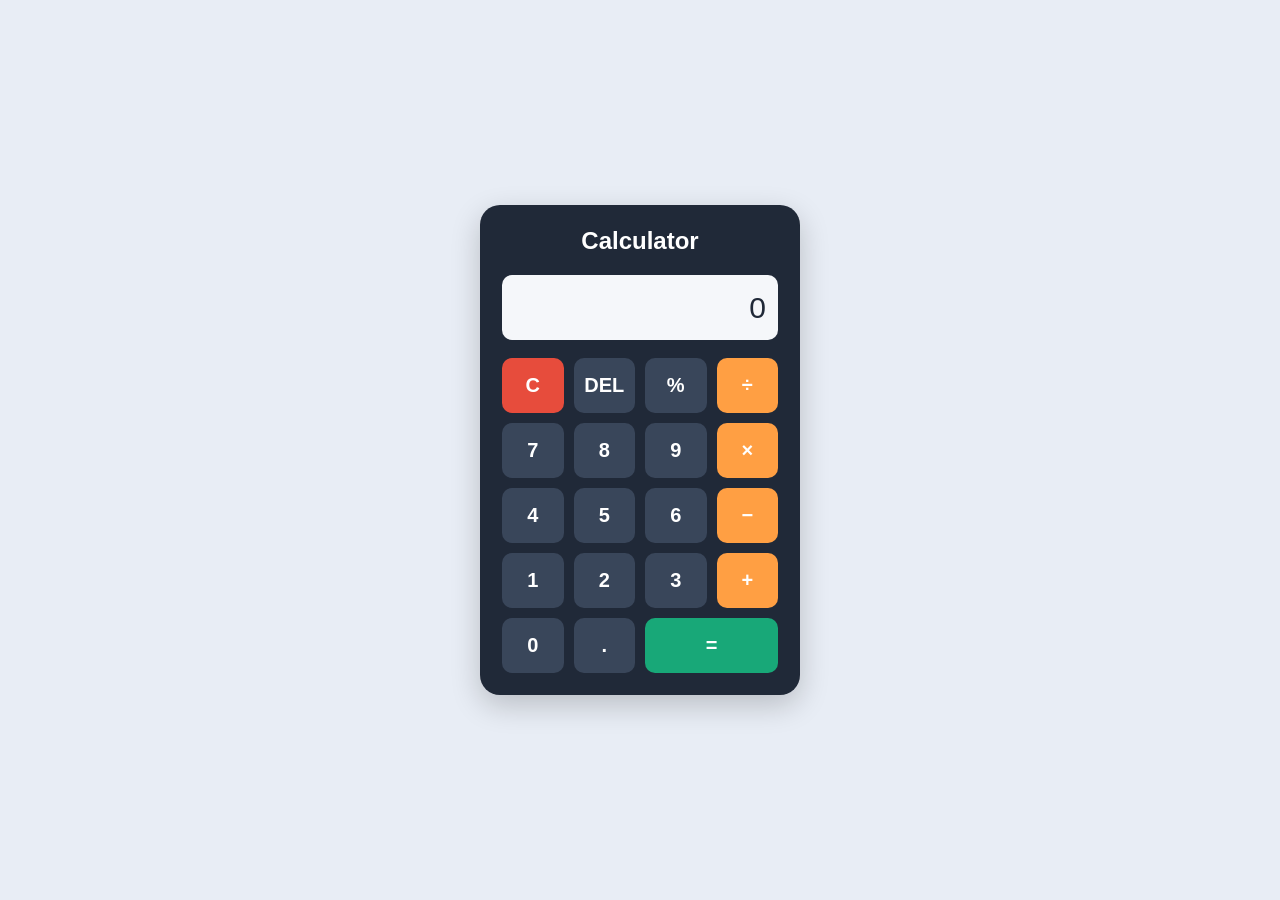
<file: index.html>
<!DOCTYPE html>
<html lang="en">
<head>
    <meta charset="UTF-8">
    <meta name="viewport" content="width=device-width, initial-scale=1.0">
    <title>Calculator</title>
    <link rel="stylesheet" href="style.css">
</head>
<body>

    <div class="calculator">
        <h2>Calculator</h2>

        <input type="text" id="display" value="0" readonly>

        <div class="buttons">
            <button class="clear" onclick="clearDisplay()">C</button>
            <button onclick="deleteLast()">DEL</button>
            <button onclick="chooseOperator('%')">%</button>
            <button class="operator" onclick="chooseOperator('/')">÷</button>

            <button onclick="appendNumber('7')">7</button>
            <button onclick="appendNumber('8')">8</button>
            <button onclick="appendNumber('9')">9</button>
            <button class="operator" onclick="chooseOperator('*')">×</button>

            <button onclick="appendNumber('4')">4</button>
            <button onclick="appendNumber('5')">5</button>
            <button onclick="appendNumber('6')">6</button>
            <button class="operator" onclick="chooseOperator('-')">−</button>

            <button onclick="appendNumber('1')">1</button>
            <button onclick="appendNumber('2')">2</button>
            <button onclick="appendNumber('3')">3</button>
            <button class="operator" onclick="chooseOperator('+')">+</button>

            <button onclick="appendNumber('0')">0</button>
            <button onclick="appendNumber('.')">.</button>
            <button class="equal" onclick="calculate()">=</button>
        </div>
    </div>

    <script src="script.js"></script>
</body>
</html>
</file>
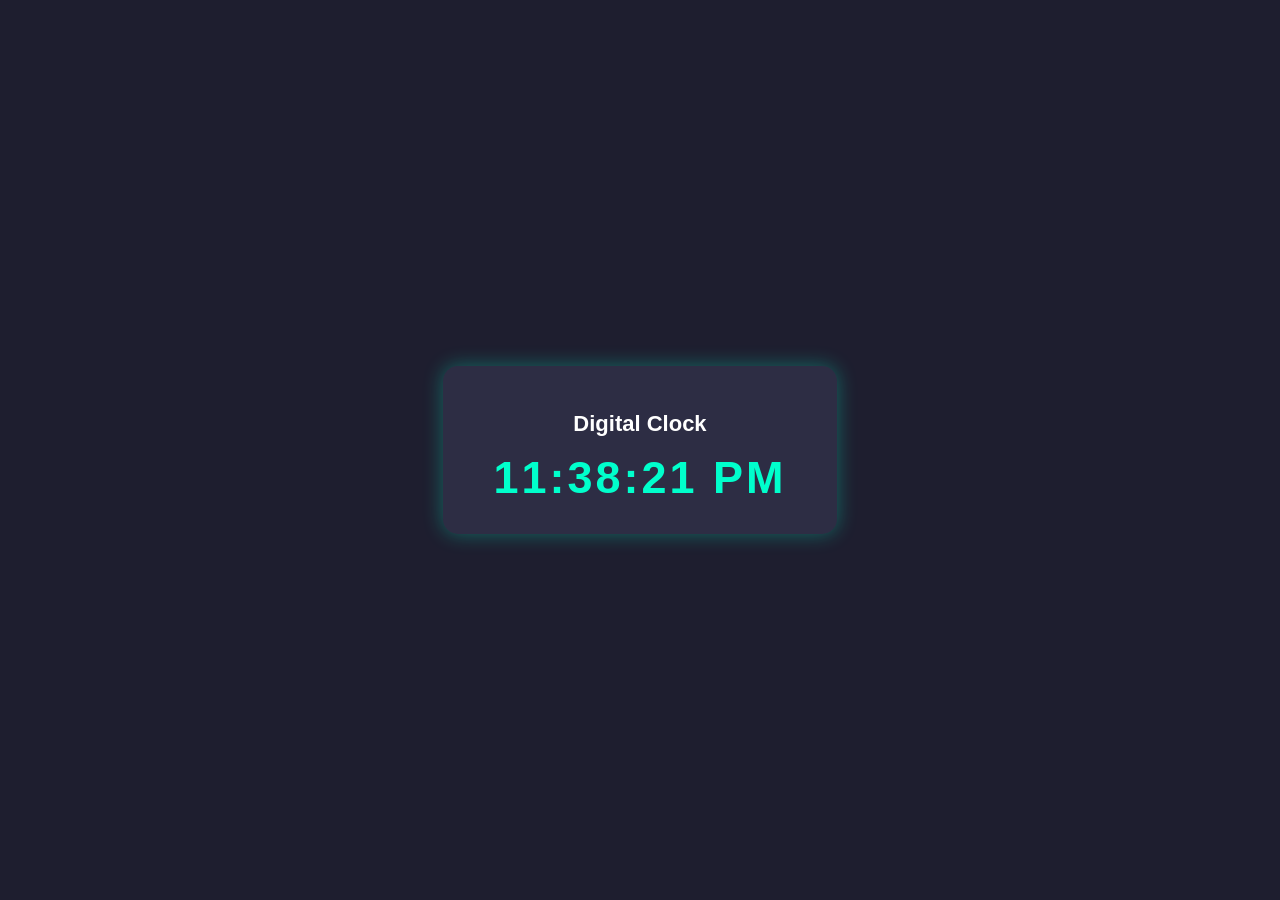
<file: digital-time/index.html>
<!DOCTYPE html>
<html lang="en">
<head>
    <meta charset="UTF-8">
    <meta name="viewport" content="width=device-width, initial-scale=1.0">
    <title>Digital Clock</title>

    <style>
        body {
            margin: 0;
            height: 100vh;
            display: flex;
            justify-content: center;
            align-items: center;
            background-color: #1e1e2f;
            font-family: Arial, sans-serif;
        }

        .clock {
            background-color: #2d2d44;
            color: #00ffcc;
            padding: 30px 50px;
            border-radius: 15px;
            text-align: center;
            box-shadow: 0 0 20px #00ffcc55;
        }

        h1 {
            font-size: 22px;
            color: white;
        }

        #time {
            font-size: 45px;
            font-weight: bold;
            letter-spacing: 3px;
        }
    </style>
</head>
<body>

    <div class="clock">
        <h1>Digital Clock</h1>
        <div id="time">00:00:00 AM</div>
    </div>

    <script>
        function showTime() {
            let now = new Date();

            let hours = now.getHours();
            let minutes = now.getMinutes();
            let seconds = now.getSeconds();

            let period = hours >= 12 ? "PM" : "AM";

            hours = hours % 12;
            hours = hours === 0 ? 12 : hours;

            hours = String(hours).padStart(2, "0");
            minutes = String(minutes).padStart(2, "0");
            seconds = String(seconds).padStart(2, "0");

            document.getElementById("time").textContent =
                hours + ":" + minutes + ":" + seconds + " " + period;
        }

        showTime();
        setInterval(showTime, 1000);
    </script>

</body>
</html>
</file>
<file: style.css>
* {
    box-sizing: border-box;
    margin: 0;
    padding: 0;
}

body {
    height: 100vh;
    display: flex;
    justify-content: center;
    align-items: center;
    background: #e8edf5;
    font-family: Arial, sans-serif;
}

.calculator {
    width: 320px;
    padding: 22px;
    background: #202938;
    border-radius: 20px;
    box-shadow: 0 10px 30px #0003;
}

h2 {
    color: white;
    text-align: center;
    margin-bottom: 20px;
}

#display {
    width: 100%;
    height: 65px;
    margin-bottom: 18px;
    border: none;
    border-radius: 10px;
    background: #f5f7fa;
    color: #202938;
    font-size: 30px;
    text-align: right;
    padding: 12px;
}

.buttons {
    display: grid;
    grid-template-columns: repeat(4, 1fr);
    gap: 10px;
}

button {
    height: 55px;
    border: none;
    border-radius: 10px;
    font-size: 20px;
    font-weight: bold;
    background: #39465a;
    color: white;
    cursor: pointer;
}

button:hover {
    background: #52627a;
}

.operator {
    background: #ff9f43;
}

.operator:hover {
    background: #f7b267;
}

.clear {
    background: #e74c3c;
}

.clear:hover {
    background: #ff6658;
}

.equal {
    background: #18a878;
    grid-column: span 2;
}

.equal:hover {
    background: #20c997;
}
</file>
